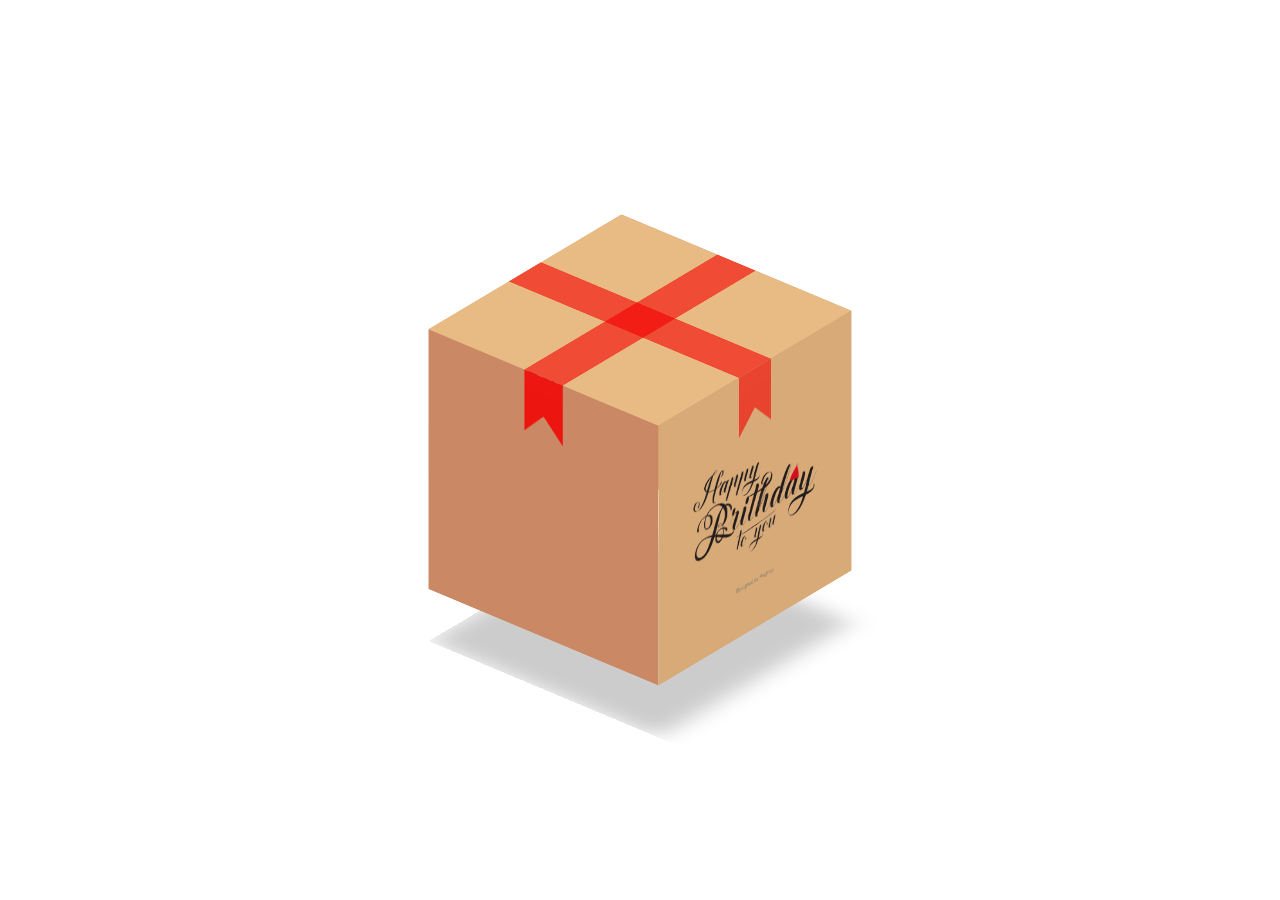
<file: Gift-Box/index.html>
<!DOCTYPE html>
<html lang="en">
  <head>
    <meta charset="UTF-8" />
    <meta http-equiv="X-UA-Compatible" content="IE=edge" />
    <meta name="viewport" content="width=device-width, initial-scale=1.0" />
    <title>Gift Box</title>
    <link rel="stylesheet" href="css/index.css" />
  </head>
  <body>
    <div class="box" id="box">
      <div class="top"></div>
      <div class="content">
        <span><img src="images/happy.png" alt="" /> <i class="tape"></i> </span>
        <span>
          <i class="tape"></i>
        </span>
        <span><img src="images/thanks.png" alt="" /> <i class="tape"></i></span>
        <span>
          <i class="tape"><i class="tape"></i></i>
        </span>
      </div>
      <div class="bottom"></div>
    </div>
    <script src="js/index.js"></script>
  </body>
</html>
</file>
<file: Gift-Box/css/index.css>
* {
  margin: 0;
  padding: 0;
  box-sizing: border-box;
}
body {
  display: flex;
  align-items: center;
  justify-content: center;
  min-height: 100vh;
}
.box {
  position: relative;
  width: 300px;
  height: 300px;
  transform-style: preserve-3d;
  transform: rotateX(-30deg) rotateY(50deg);
  transition: all linear 0.4s;
  animation: animate 9s linear infinite;
}
@keyframes animate {
  0% {
    transform: rotateX(-30deg) rotateY(360deg);
  }
  100% {
    transform: rotateX(-30deg) rotateY(0);
  }
}
.box.on {
  animation: none;
}
.box .content {
  position: absolute;
  top: 0;
  left: 0;
  width: 100%;
  height: 100%;
  transform-style: preserve-3d;
}
.box .content span {
  cursor: pointer;
  position: absolute;
  top: 0;
  left: 0;
  width: 100%;
  height: 100%;
  background: black;
  display: flex;
  align-items: center;
  justify-content: center;
}
.box .content span:nth-child(1) {
  transform: rotateY(0) translate3d(0, 0, 150px);
  background: #d8aa77;
}

.box .content span:nth-child(1) img {
  width: 210px;

  height: 210px;
}
.box .content span:nth-child(2) {
  transform: rotateY(90deg) translate3d(0, 0, 150px);
  background: #ca9864;
}
.box .content span:nth-child(3) {
  transform: rotateY(0deg) translate3d(0, 0, -150px);
  background: #d8aa77;
}

.box .content span:nth-child(3) img {
  width: 180px;
  height: 180px;
  object-fit: cover;
}
.box .content span:nth-child(4) {
  transform: rotateY(270deg) translate3d(0, 0, 150px);
  background: #ca8964;
}
.box .top {
  position: absolute;
  top: 0;
  left: 0;
  width: 300px;
  height: 300px;
  background: #e8bb84;
  transform: rotateX(90deg) translate3d(0, 0, 150px);
  display: flex;
  align-items: center;
  justify-content: center;
  cursor: pointer;
}

.box .top::before {
  content: "";
  position: absolute;
  width: 100%;
  height: 50px;
  background: rgba(244, 0, 0, 0.6);
}
.box .top::before {
  content: "";
  position: absolute;
  width: 100%;
  height: 50px;
  background: rgba(244, 0, 0, 0.6);
}
.box .top::after {
  content: "";
  position: absolute;
  width: 50px;
  height: 100%;
  z-index: 2;
  background: rgba(244, 0, 0, 0.6);
}

.tape {
  position: absolute;
  top: 0px;
  left: 50%;
  width: 50px;
  transform: translate(-50%);
  height: 20px;
  background: rgba(244, 0, 0, 0.6);
}
.tape::before {
  content: "";
  top: 20px;
  position: absolute;
  border-top: 25px solid rgba(244, 0, 0, 0.6);
  border-bottom: 25px solid transparent;
  border-left: 25px solid rgba(244, 0, 0, 0.6);
  border-right: 25px solid rgba(244, 0, 0, 0.6);
}

/* span:nth-child(4) .tape {
  transform: translateX(-50%) rotate(270deg);
} */
.box .bottom {
  position: absolute;
  top: 120%;
  left: 0;
  width: 300px;
  height: 300px;
  background: rgba(1, 1, 1, 0.2);
  transform: rotateX(90deg) translate3d(0, 0, 150px);
  display: flex;
  align-items: center;
  justify-content: center;
  filter: blur(15px);
}
</file>
